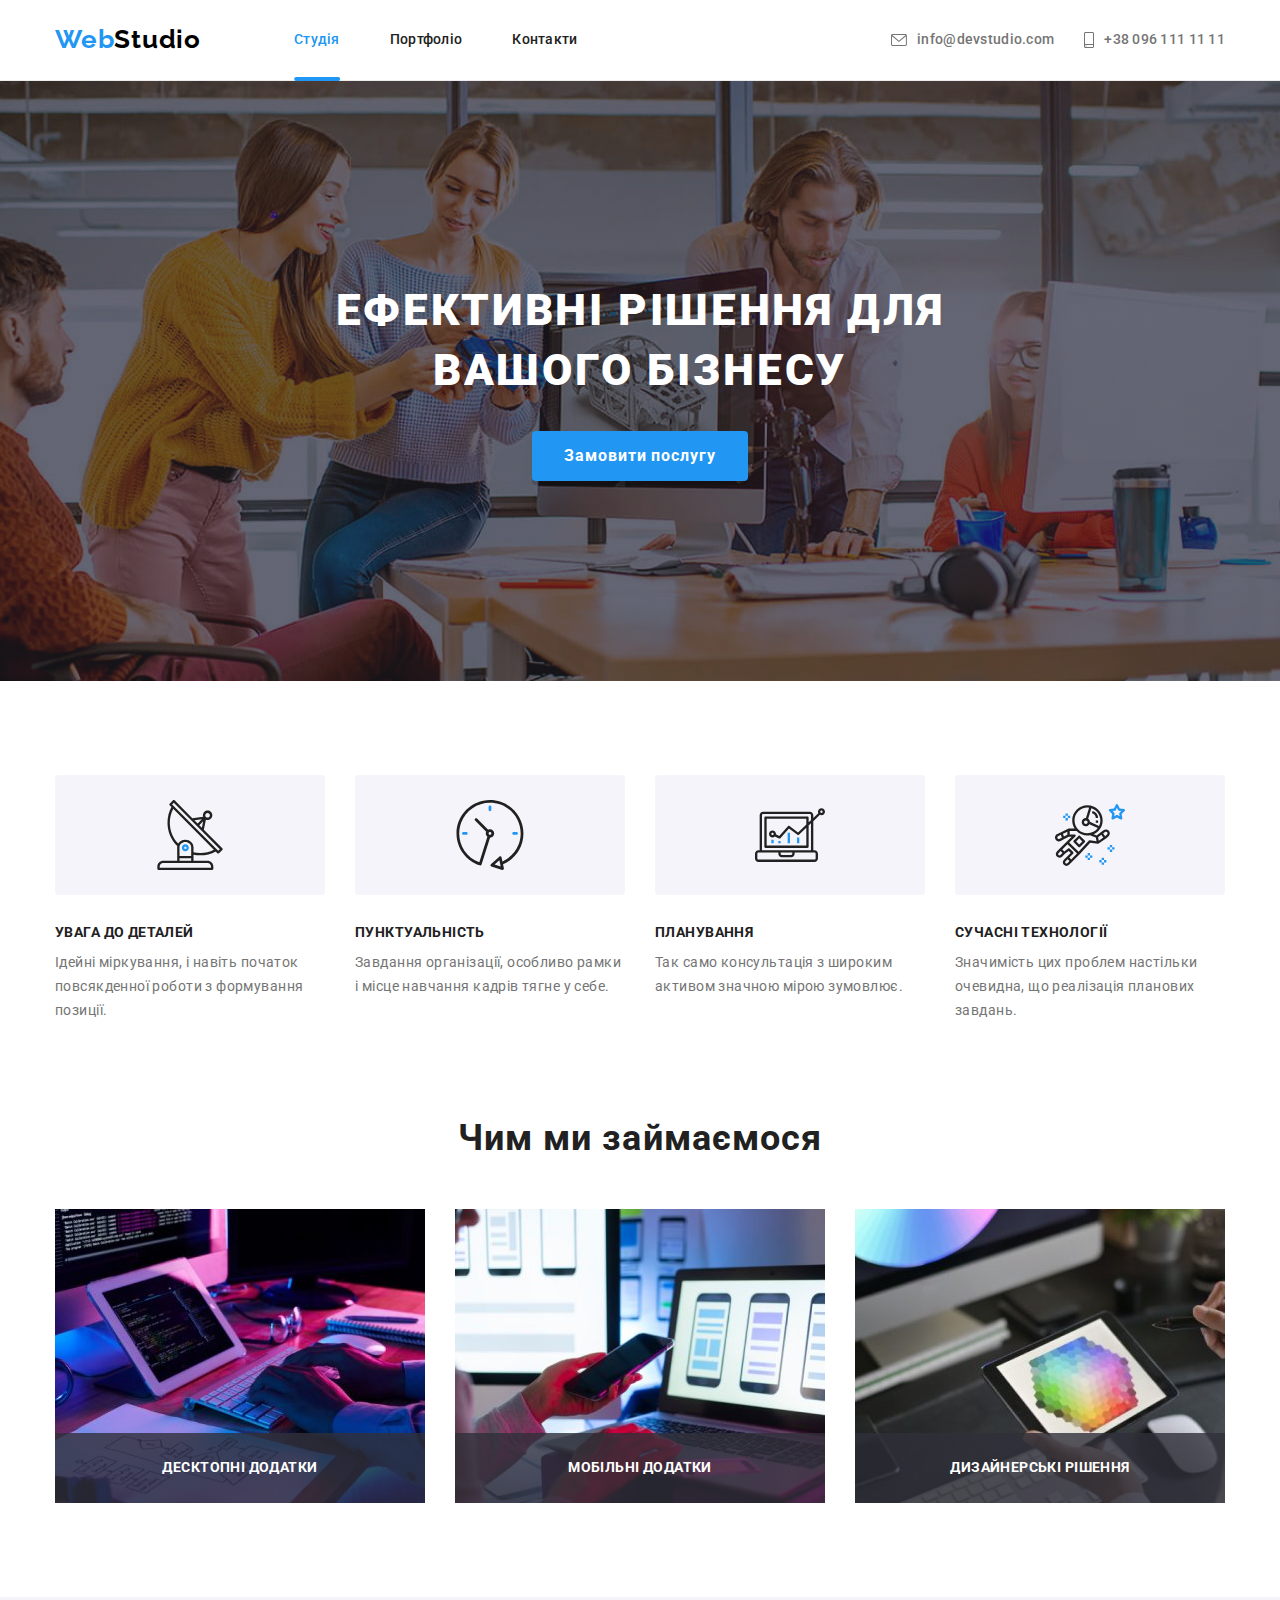
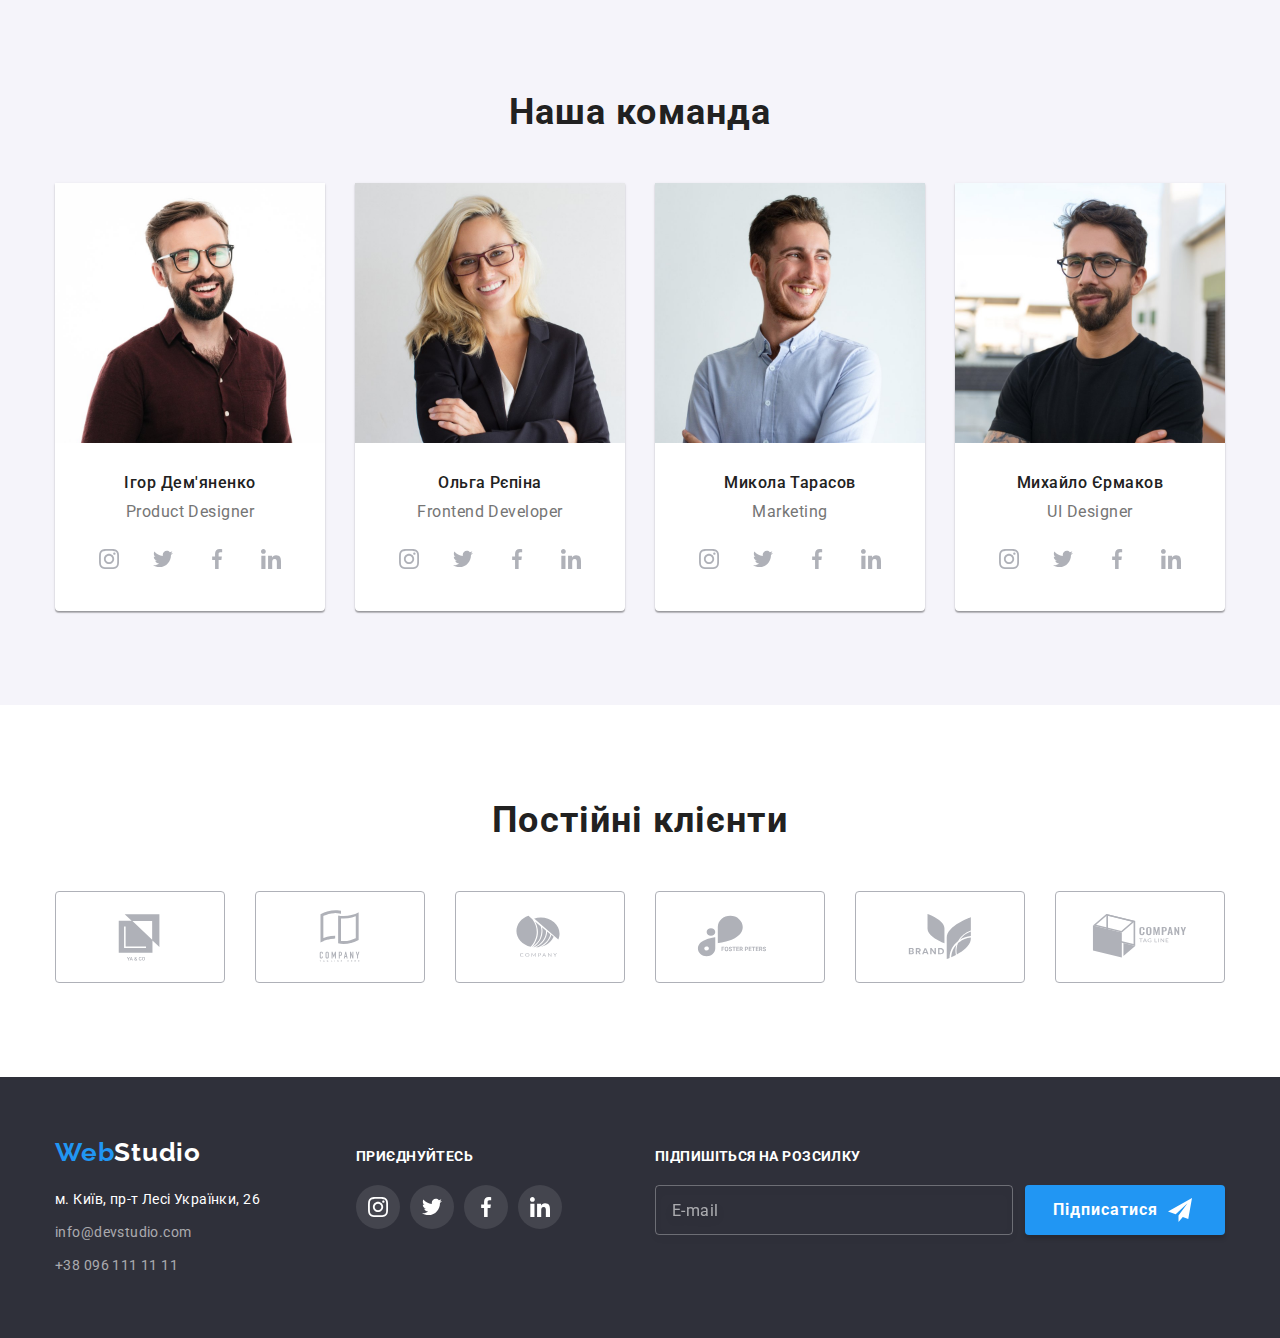
<file: index.html>
<!DOCTYPE html>
<html lang="uk">
<head>
    <meta charset="UTF-8">
    <meta http-equiv="X-UA-Compatible" content="IE=edge">
    <meta name="viewport" content="width=device-width, initial-scale=1.0">
    <title>Студія</title>
    <link rel="preconnect" href="https://fonts.googleapis.com">
    <link rel="preconnect" href="https://fonts.gstatic.com" crossorigin>
    <link href="https://fonts.googleapis.com/css2?family=Raleway:wght@700&family=Roboto:wght@400;500;700;900&display=swap"
        rel="stylesheet">
    <link rel="stylesheet" href="https://cdnjs.cloudflare.com/ajax/libs/modern-normalize/1.1.0/modern-normalize.min.css">
    <link rel="stylesheet" href="./css/styles.css">
</head>

<body>
        <header class="header">
            <div class="container main-nav">
                <nav class="navigation">
                    <a class="logo" href="./index.html">Web<span class="logo-header">Studio</span></a>
                    <ul class="nav-list">
                        <li class="item"><a class="nav-link current" href="./index.html">Студія</a></li>
                        <li class="item"><a class="nav-link" href="./portfolio.html">Портфоліо</a></li>
                        <li class="item"><a class="nav-link" href="#">Контакти</a></li>
                    </ul>
                </nav>
                <ul class="list-header">
                    <li class="item-header">
                        <a class="link-mail" href="mailto:info@devstudio.com">
                            <svg class="icon-mail" width="16" height="12">
                                <use href="./images/symbol-defs.svg#icon-envelope"></use>
                            </svg>
                            info@devstudio.com
                        </a>
                    </li>
                    <li class="item-header">
                        <a class="link-mail" href="tel:+380961111111">
                            <svg class="icon-mail" width="10" height="16">
                                <use href="./images/symbol-defs.svg#icon-smartphone"></use>
                            </svg>
                            +38 096 111 11 11
                        </a>
                    </li>
                </ul>
            </div>
        </header>
    <main>
        <section class="hero-studio">
            <div class="container">
                <div class="hero-main">
                    <h1 class="hero-title">Ефективні рішення для вашого бізнесу</h1>
                    <button class="hero-button" type="button" data-modal-open>Замовити послугу</button>
                </div>                
            </div>            
        </section>
        <section class="section feature">
            <div class="container">
                <!--Прихований заголовок-->
                <h2 class="section-title visually-hidden">Особливості</h2>
                <ul class="list feature">
                    <li class="feature-item">
                        <div class="feature-picture">
                            <svg class="feature-icon" width="70" height="70">
                                <use href="./images/symbol-defs.svg#icon-antenna"></use>
                            </svg>
                        </div>
                        <h3 class="feature-title">Увага до деталей</h3>
                        <p class="feature-text">Ідейні міркування, і навіть початок повсякденної роботи з формування
                            позиції.</p>
                    </li>
                    <li class="feature-item">
                        <div class="feature-picture">
                            <svg class="feature-icon" width="70" height="70">
                                <use href="./images/symbol-defs.svg#icon-clock"></use>
                            </svg>
                        </div>
                        <h3 class="feature-title">Пунктуальність</h3>
                        <p class="feature-text">Завдання організації, особливо рамки і місце навчання кадрів тягне у себе.
                        </p>
                    </li>
                    <li class="feature-item">
                        <div class="feature-picture">
                            <svg class="feature-icon" width="70" height="70">
                                <use href="./images/symbol-defs.svg#icon-diagram"></use>
                            </svg>
                        </div>
                        <h3 class="feature-title">Планування</h3>
                        <p class="feature-text">Так само консультація з широким активом значною мірою зумовлює.</p>
                    </li>
                    <li class="feature-item">
                        <div class="feature-picture">
                            <svg class="feature-icon" width="70" height="70">
                                <use href="./images/symbol-defs.svg#icon-astronaut"></use>
                            </svg>
                        </div>
                        <h3 class="feature-title">Сучасні технології</h3>
                        <p class="feature-text">Значимість цих проблем настільки очевидна, що реалізація планових завдань.
                        </p>
                    </li>
                </ul>
            </div>            
        </section>
        <section class="section works">
            <div class="container">
                <h2 class="section-title works">Чим ми займаємося</h2>
                <ul class="list works">
                    <li class="work-item">
                        <div class="overlay-img">
                            <img class="work-img" src="./images/image1.jpg" alt="долоні друкують на клавіатурі" width="370" height="294">
                            <div class="overlay-box">
                                <p class="overlay-text">
                                    Десктопні додатки
                                </p>
                            </div>
                        </div>
                    </li>
                    <li class="work-item">
                        <div class="overlay-img">
                            <img class="work-img" src="./images/image2.jpg" alt="одна долоня тримає телефон, інша долоня на тачпаді" width="370"
                                height="294">
                            <div class="overlay-box">
                                <p class="overlay-text">
                                    Мобільні додатки
                                </p>
                            </div>
                        </div>
                    </li>
                    <li class="work-item">
                        <div class="overlay-img">
                            <img class="work-img" src="./images/image3.jpg" alt="одна долоня тримає планшет, інша долоня тримає ручку" width="370"
                                height="294">
                            <div class="overlay-box">
                                <p class="overlay-text">
                                    Дизайнерські рішення
                                </p>
                            </div>
                        </div>
                    </li>
                </ul>
            </div>            
        </section>
        <section class="section team">
            <div class="container">
                <h2 class="section-title">Наша команда</h2>
                <ul class="list team">
                    <li class="team-item">
                        <img class="employee-photo" src="./images/photo1.jpg"
                            alt="молодий чоловік в окулярах та у коричневій сорочці посміхається" width="270" height="260">
                        <div class="employee-info">
                            <h3 class="employee-name">Ігор Дем'яненко</h3>
                            <p class="employee-position">Product Designer</p>
                            <ul class="social-list">
                                <li class="social-item">
                                    <a class="social-link" href="">
                                        <svg class="icon-social" width="20" height="20">
                                            <use href="./images/symbol-defs.svg#icon-instagram"></use>
                                        </svg>
                                    </a>
                                </li>
                                <li class="social-item">
                                    <a class="social-link" href="">
                                        <svg class="icon-social" width="20" height="20">
                                            <use href="./images/symbol-defs.svg#icon-twitter"></use>
                                        </svg>
                                    </a>
                                </li>
                                <li class="social-item">
                                    <a class="social-link" href="">
                                        <svg class="icon-social" width="20" height="20">
                                            <use href="./images/symbol-defs.svg#icon-facebook"></use>
                                        </svg>
                                    </a>
                                </li>
                                <li class="social-item">
                                    <a class="social-link" href="">
                                        <svg class="icon-social" width="20" height="20">
                                            <use href="./images/symbol-defs.svg#icon-linkedin"></use>
                                        </svg>
                                    </a>
                                </li>
                            </ul>
                        </div>
                    </li>
                    <li class="team-item">
                        <img class="employee-photo" src="./images/photo2.jpg"
                            alt="молода білявка в окулярах та в чорному жакеті посміхається" width="270" height="260">
                        <div class="employee-info">
                            <h3 class="employee-name">Ольга Рєпіна</h3>
                            <p class="employee-position">Frontend Developer</p>
                            <ul class="social-list">
                                <li class="social-item">
                                    <a class="social-link" href="">
                                        <svg class="icon-social" width="20" height="20">
                                            <use href="./images/symbol-defs.svg#icon-instagram"></use>
                                        </svg>
                                    </a>
                                </li>
                                <li class="social-item">
                                    <a class="social-link" href="">
                                        <svg class="icon-social" width="20" height="20">
                                            <use href="./images/symbol-defs.svg#icon-twitter"></use>
                                        </svg>
                                    </a>
                                </li>
                                <li class="social-item">
                                    <a class="social-link" href="">
                                        <svg class="icon-social" width="20" height="20">
                                            <use href="./images/symbol-defs.svg#icon-facebook"></use>
                                        </svg>
                                    </a>
                                </li>
                                <li class="social-item">
                                    <a class="social-link" href="">
                                        <svg class="icon-social" width="20" height="20">
                                            <use href="./images/symbol-defs.svg#icon-linkedin"></use>
                                        </svg>
                                    </a>
                                </li>
                            </ul>
                        </div>
                    </li>
                    <li class="team-item">
                        <img class="employee-photo" src="./images/photo3.jpg" alt="молодий чоловік у світлій сорочці посміхається"
                            width="270" height="260">
                        <div class="employee-info">
                            <h3 class="employee-name">Микола Тарасов</h3>
                            <p class="employee-position">Marketing</p>
                            <ul class="social-list">
                                <li class="social-item">
                                    <a class="social-link" href="">
                                        <svg class="icon-social" width="20" height="20">
                                            <use href="./images/symbol-defs.svg#icon-instagram"></use>
                                        </svg>
                                    </a>
                                </li>
                                <li class="social-item">
                                    <a class="social-link" href="">
                                        <svg class="icon-social" width="20" height="20">
                                            <use href="./images/symbol-defs.svg#icon-twitter"></use>
                                        </svg>
                                    </a>
                                </li>
                                <li class="social-item">
                                    <a class="social-link" href="">
                                        <svg class="icon-social" width="20" height="20">
                                            <use href="./images/symbol-defs.svg#icon-facebook"></use>
                                        </svg>
                                    </a>
                                </li>
                                <li class="social-item">
                                    <a class="social-link" href="">
                                        <svg class="icon-social" width="20" height="20">
                                            <use href="./images/symbol-defs.svg#icon-linkedin"></use>
                                        </svg>
                                    </a>
                                </li>
                            </ul>
                        </div>
                    </li>
                    <li class="team-item">
                        <img class="employee-photo" src="./images/photo4.jpg"
                            alt="молодий чоловік в окулярах та у чорній футболці посміхається" width="270" height="260">
                        <div class="employee-info">
                            <h3 class="employee-name">Михайло Єрмаков</h3>
                            <p class="employee-position">UI Designer</p>
                            <ul class="social-list">
                                <li class="social-item">
                                    <a class="social-link" href="">
                                        <svg class="icon-social" width="20" height="20">
                                            <use href="./images/symbol-defs.svg#icon-instagram"></use>
                                        </svg>
                                    </a>
                                </li>
                                <li class="social-item">
                                    <a class="social-link" href="">
                                        <svg class="icon-social" width="20" height="20">
                                            <use href="./images/symbol-defs.svg#icon-twitter"></use>
                                        </svg>
                                    </a>
                                </li>
                                <li class="social-item">
                                    <a class="social-link" href="">
                                        <svg class="icon-social" width="20" height="20">
                                            <use href="./images/symbol-defs.svg#icon-facebook"></use>
                                        </svg>
                                    </a>
                                </li>
                                <li class="social-item">
                                    <a class="social-link" href="">
                                        <svg class="icon-social" width="20" height="20">
                                            <use href="./images/symbol-defs.svg#icon-linkedin"></use>
                                        </svg>
                                    </a>
                                </li>
                            </ul>
                        </div>
                    </li>
                </ul>
            </div>            
        </section>
        <section class="section clients">
            <div class="container">
                <h2 class="section-title clients">Постійні клієнти</h2>
                <ul class="client-list">
                    <li class="client-item">
                        <a class="client-link" href="">
                            <svg class="icon-client" width="106" height="60">
                                <use href="./images/symbol-defs.svg#icon-logoclient1"></use>
                            </svg>
                        </a>
                    </li>
                    <li class="client-item">
                        <a class="client-link" href="">
                            <svg class="icon-client" width="106" height="60">
                                <use href="./images/symbol-defs.svg#icon-logoclient2"></use>
                            </svg>
                        </a>
                    </li>
                    <li class="client-item">
                        <a class="client-link" href="">
                            <svg class="icon-client" width="106" height="60">
                                <use href="./images/symbol-defs.svg#icon-logoclient3"></use>
                            </svg>
                        </a>
                    </li>
                    <li class="client-item">
                        <a class="client-link" href="">
                            <svg class="icon-client" width="106" height="60">
                                <use href="./images/symbol-defs.svg#icon-logoclient4"></use>
                            </svg>
                        </a>
                    </li>
                    <li class="client-item">
                        <a class="client-link" href="">
                            <svg class="icon-client" width="106" height="60">
                                <use href="./images/symbol-defs.svg#icon-logoclient5"></use>
                            </svg>
                        </a>
                    </li>
                    <li class="client-item">
                        <a class="client-link" href="">
                            <svg class="icon-client" width="106" height="60">
                                <use href="./images/symbol-defs.svg#icon-logoclient6"></use>
                            </svg>
                        </a>
                    </li>
                </ul>
            </div>
        </section>
    </main>
    <footer class="footer">
        <div class="container">
            <ul class="contacts-list">
                <li class="contacts-item address">
                    <a class="logo" href="./index.html">Web<span class="logo-footer">Studio</span></a>
                    <address>
                        <ul class="list address">
                            <li class="address-item"><a class="address-link map" href="https://goo.gl/maps/bEffphsuhpdSaDkT6"
                                    target="_blank" rel="noreferrer noopener">м. Київ, пр-т Лесі Українки, 26</a></li>
                            <li class="address-item"><a class="address-link contact"
                                    href="mailto:info@devstudio.com">info@devstudio.com</a>
                            </li>
                            <li class="address-item"><a class="address-link contact" href="tel:+380961111111">+38 096 111 11
                                    11</a></li>
                        </ul>
                    </address>
                </li>
                <li class="contacts-item networks">
                    <h3 class="networks-text">Приєднуйтесь</h3>
                    <ul class="social-list">
                        <li class="social-item">
                            <a class="social-link-footer" href="">
                                <svg class="icon-social" width="20" height="20">
                                    <use href="./images/symbol-defs.svg#icon-instagram"></use>
                                </svg>
                            </a>
                        </li>
                        <li class="social-item">
                            <a class="social-link-footer" href="">
                                <svg class="icon-social" width="20" height="20">
                                    <use href="./images/symbol-defs.svg#icon-twitter"></use>
                                </svg>
                            </a>
                        </li>
                        <li class="social-item">
                            <a class="social-link-footer" href="">
                                <svg class="icon-social" width="20" height="20">
                                    <use href="./images/symbol-defs.svg#icon-facebook"></use>
                                </svg>
                            </a>
                        </li>
                        <li class="social-item">
                            <a class="social-link-footer" href="">
                                <svg class="icon-social" width="20" height="20">
                                    <use href="./images/symbol-defs.svg#icon-linkedin"></use>
                                </svg>
                            </a>
                        </li>
                    </ul>
                </li>
                <li class="contacts-item subscription">
                    <form class="subscription-form" autocomplete="off">
                        <label for="user-email" class="subscription-label"> Підпишіться на розсилку </label>
                        <div class="subscription-wrapper">
                            <input type="email" name="email-subscription" id="user-email" class="subscription-input" placeholder="E-mail" required>
                
                            <button type="submit" class="subscription-button">Підписатися
                                <span class="subscription-wrap">
                                    <svg class="subscription-icon" width="24" height="24">
                                        <use href="./images/symbol-defs.svg#icon-send"></use>
                                    </svg>
                                </span>
                            </button>
                        </div>
                    </form>
                </li>
            </ul>
        </div>
    </footer>

    <div class="backdrop is-hidden" data-modal>
        <div class="modal">
            <div class="modal-body">
                <button class="modal-button" type="button" data-modal-close>
                    <svg class="close-button" width="18" height="18">
                        <use href="./images/symbol-defs.svg#icon-close-button"></use>
                    </svg>
                </button>
                <form class="form" autocomplete="off">
                    <p class="form-title">Залиште свої дані, ми вам передзвонимо</p>
                
                    <label for="input-name" class="label">Ім'я</label>
                    <div class="input-wrapper">
                        <input type="text" name="name" id="input-name" class="input" required>
                        <svg class="input-icon" width="18" height="18">
                            <use href="./images/symbol-defs.svg#icon-person-img"></use>
                        </svg>
                    </div>
                
                    <label for="input-tel" class="label">Телефон</label>
                    <div class="input-wrapper">
                        <input type="tel" name="phone" id="input-tel" class="input" required>
                        <svg class="input-icon" width="18" height="18">
                            <use href="./images/symbol-defs.svg#icon-phone-img"></use>
                        </svg>
                    </div>
                
                    <label for="input-email" class="label">Пошта</label>
                    <div class="input-wrapper">
                        <input type="email" name="email" id="input-email" class="input" required>
                        <svg class="input-icon" width="18" height="18">
                            <use href="./images/symbol-defs.svg#icon-email-img"></use>
                        </svg>
                    </div>
                
                    <label for="input-comment" class="label">Коментар</label>
                    <textarea name="comment" id="input-comment" class="input comment" placeholder="Введіть текст"></textarea>
                
                    <label class="checkbox-label">
                        <input type="checkbox" name="checkbox" class="input-checkbox" checked>
                        <span class="checkbox-wrap">
                            <svg class="checkbox-icon" width="11" height="8">
                                <use href="./images/symbol-defs.svg#icon-check"></use>
                            </svg>
                        </span>
                            Погоджуюся з розсилкою та приймаю
                            <a href="#" class="checkbox-link" target="_blank"><span class="checkbox-span">Умови договору</span></a>
                    </label>
            
                    <button type="submit" class="form-button">Відправити</button>
                
                </form>
            </div>
        </div>
    </div>

    <script src="./js/modal.js"></script>
</body>

</html>
</file>
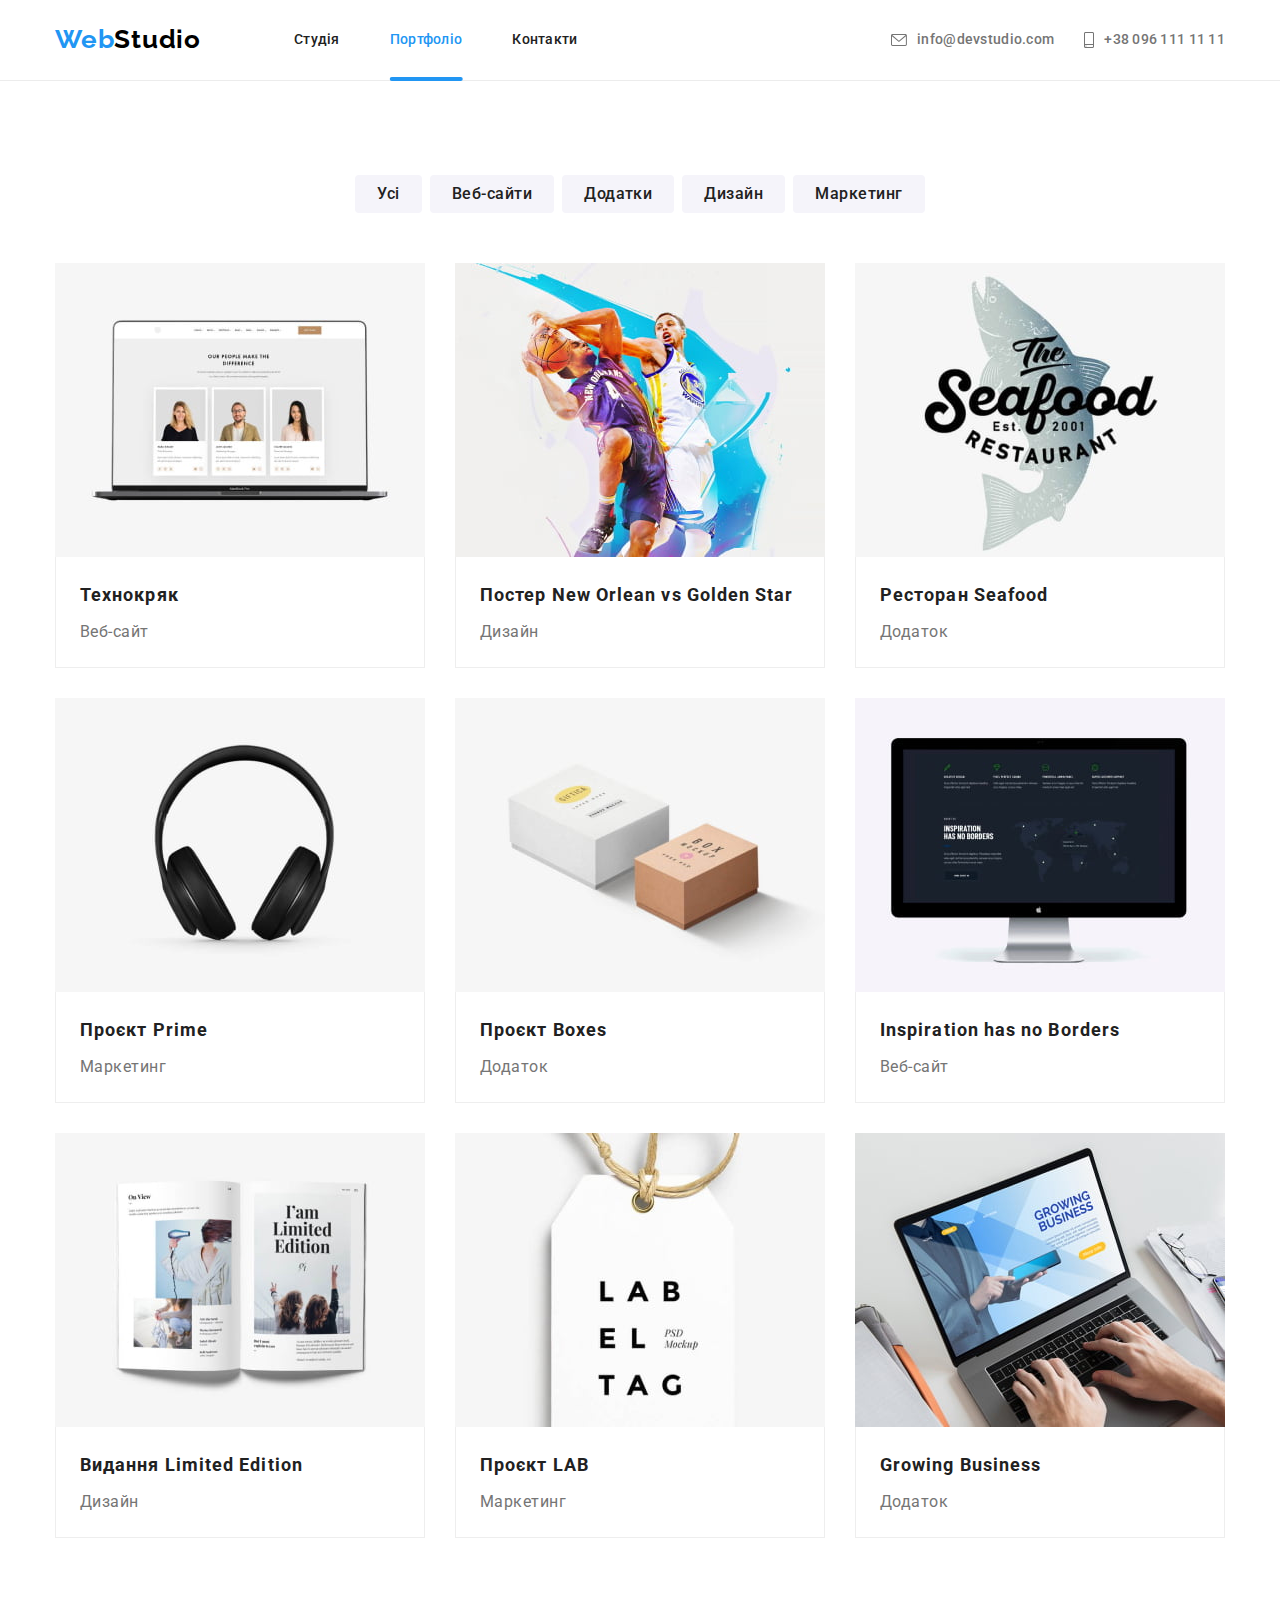
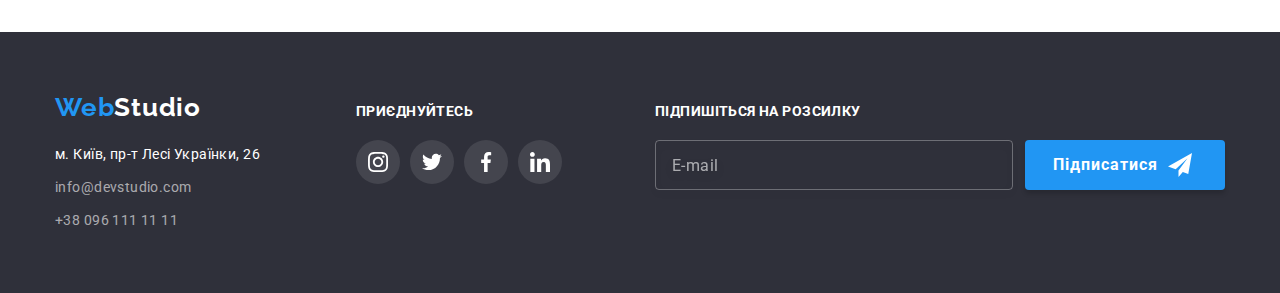
<file: portfolio.html>
<!DOCTYPE html>
<html lang="uk">
<head>
    <meta charset="UTF-8">
    <meta http-equiv="X-UA-Compatible" content="IE=edge">
    <meta name="viewport" content="width=device-width, initial-scale=1.0">
    <title>Портфоліо</title>
    <link rel="preconnect" href="https://fonts.googleapis.com">
    <link rel="preconnect" href="https://fonts.gstatic.com" crossorigin>
    <link href="https://fonts.googleapis.com/css2?family=Raleway:wght@700&family=Roboto:wght@400;500;700;900&display=swap"
        rel="stylesheet">
    <link rel="stylesheet" href="https://cdnjs.cloudflare.com/ajax/libs/modern-normalize/1.1.0/modern-normalize.min.css">
    <link rel="stylesheet" href="./css/styles.css">
</head>

<body>
        <header class="header">
            <div class="container main-nav">
                <nav class="navigation">
                    <a class="logo" href="./index.html">Web<span class="logo-header">Studio</span></a>
                    <ul class="nav-list">
                        <li class="item"><a class="nav-link" href="./index.html">Студія</a></li>
                        <li class="item"><a class="nav-link current" href="./portfolio.html">Портфоліо</a></li>
                        <li class="item"><a class="nav-link" href="#">Контакти</a></li>
                    </ul>
                </nav>
                <ul class="list-header">
                    <li class="item-header">
                        <a class="link-mail" href="mailto:info@devstudio.com">
                            <svg class="icon-mail" width="16" height="12">
                                <use href="./images/symbol-defs.svg#icon-envelope"></use>
                            </svg>
                            info@devstudio.com
                        </a>
                    </li>
                    <li class="item-header">
                        <a class="link-mail" href="tel:+380961111111">
                            <svg class="icon-mail" width="10" height="16">
                                <use href="./images/symbol-defs.svg#icon-smartphone"></use>
                            </svg>
                            +38 096 111 11 11
                        </a>
                    </li>
                </ul>
            </div>
        </header>
    <main>
        <section class="section work">
            <div class="container">
                <!--Прихований заголовок-->
                <h1 class="work-portfolio visually-hidden">Наші роботи</h1>
                <ul class="filter-item">
                    <li class="filter-work"><button class="filter-button" type="button">Усі</button></li>
                    <li class="filter-work"><button class="filter-button" type="button">Веб-сайти</button></li>
                    <li class="filter-work"><button class="filter-button" type="button">Додатки</button></li>
                    <li class="filter-work"><button class="filter-button" type="button">Дизайн</button></li>
                    <li class="filter-work"><button class="filter-button" type="button">Маркетинг</button></li>
                </ul>
                <ul class="list examples">
                    <li class="example-item">
                        <a class="example-card" href="#">
                            <div class="example-img">
                                <img class="work-examples" src="./images/project1.jpg" alt="На екрані ноутбука демонструються три фото співробітників"
                                    width="370" height="294">
                                <div class="example-overlay">
                                    <p class="example-text">Ресурс пропонує комплексні пропозиції з різним рівнем функціоналу та сервісів. Все це
                                        дозволить відвідувачу отримати вичерпні відомості про компанію чи приватну особу.</p>
                                </div>
                            </div>
                            <div class="example-wrap">
                                <h2 class="work-title">Технокряк</h2>
                                <p class="work-description">Веб-сайт</p>
                            </div>
                        </a>            
                    </li>
                    <li class="example-item">
                        <a class="example-card" href="#">
                            <div class="example-img">
                                <img class="work-examples" src="./images/project2.jpg"
                                    alt="Два баскетболісти у прижку. Один у фіолетовій формі, інший - у білій" width="370" height="294">
                                <div class="example-overlay">
                                    <p class="example-text">Ресурс пропонує комплексні пропозиції з різним рівнем функціоналу та сервісів. Все це
                                        дозволить відвідувачу отримати вичерпні відомості про компанію чи приватну особу.</p>
                                </div>
                            </div>
                            <div class="example-wrap">
                                <h2 class="work-title">Постер New Orlean vs Golden Star</h2>
                                <p class="work-description">Дизайн</p>
                            </div>
                        </a>
                    </li>
                    <li class="example-item">
                        <a class="example-card" href="#">
                            <div class="example-img">
                                <img class="work-examples" src="./images/project3.jpg"
                                    alt="На фоні вертикальнонамальованої риби є напис Ресторан морепродуктів" width="370" height="294">
                                <div class="example-overlay">
                                    <p class="example-text">Ресурс пропонує комплексні пропозиції з різним рівнем функціоналу та сервісів. Все це
                                        дозволить відвідувачу отримати вичерпні відомості про компанію чи приватну особу.</p>
                                </div>
                            </div>
                            <div class="example-wrap">
                                <h2 class="work-title">Ресторан Seafood</h2>
                                <p class="work-description">Додаток</p>
                            </div>
                        </a>
                    </li>
                    <li class="example-item">
                        <a class="example-card" href="#">
                            <div class="example-img">
                                <img class="work-examples" src="./images/project4.jpg" alt="Чорні бездротові накладні навушники" width="370"
                                    height="294">
                                <div class="example-overlay">
                                    <p class="example-text">Ресурс пропонує комплексні пропозиції з різним рівнем функціоналу та сервісів. Все це
                                        дозволить відвідувачу отримати вичерпні відомості про компанію чи приватну особу.</p>
                                </div>
                            </div>
                            <div class="example-wrap">
                                <h2 class="work-title">Проєкт Prime</h2>
                                <p class="work-description">Маркетинг</p>
                            </div>
                        </a>
                    </li>
                    <li class="example-item">
                        <a class="example-card" href="#">
                            <div class="example-img">
                                <img class="work-examples" src="./images/project5.jpg" alt="Дві коробочки. Більша білого кольору, менша - коричневого"
                                    width="370" height="294">
                                <div class="example-overlay">
                                    <p class="example-text">Ресурс пропонує комплексні пропозиції з різним рівнем функціоналу та сервісів. Все це
                                        дозволить відвідувачу отримати вичерпні відомості про компанію чи приватну особу.</p>
                                </div>
                            </div>
                            <div class="example-wrap">
                                <h2 class="work-title">Проєкт Boxes</h2>
                                <p class="work-description">Додаток</p>
                            </div>
                        </a>
                    </li>
                    <li class="example-item">
                        <a class="example-card" href="#">
                            <div class="example-img">
                                <img class="work-examples" src="./images/project6.jpg" alt="Білий напис на чорному екрані моноблока iMac" width="370"
                                    height="294">
                                <div class="example-overlay">
                                    <p class="example-text">Ресурс пропонує комплексні пропозиції з різним рівнем функціоналу та сервісів. Все це
                                        дозволить відвідувачу отримати вичерпні відомості про компанію чи приватну особу.</p>
                                </div>
                            </div>
                            <div class="example-wrap">
                                <h2 class="work-title">Inspiration has no Borders</h2>
                                <p class="work-description">Веб-сайт</p>
                            </div>                            
                        </a>
                    </li>
                    <li class="example-item">
                        <a class="example-card" href="#">
                            <div class="example-img">
                                <img class="work-examples" src="./images/project7.jpg" alt="Розгорнута книга з ілюстраціями життя жінок" width="370"
                                    height="294">
                                <div class="example-overlay">
                                    <p class="example-text">Ресурс пропонує комплексні пропозиції з різним рівнем функціоналу та сервісів. Все це
                                        дозволить відвідувачу отримати вичерпні відомості про компанію чи приватну особу.</p>
                                </div>
                            </div>
                            <div class="example-wrap">
                                <h2 class="work-title">Видання Limited Edition</h2>
                                <p class="work-description">Дизайн</p>
                            </div>                            
                        </a>
                    </li>
                    <li class="example-item">
                        <a class="example-card" href="#">
                            <div class="example-img">
                                <img class="work-examples" src="./images/project8.jpg" alt="Бірка-етикетка на канатику" width="370" height="294">
                                <div class="example-overlay">
                                    <p class="example-text">Ресурс пропонує комплексні пропозиції з різним рівнем функціоналу та сервісів. Все це
                                        дозволить відвідувачу отримати вичерпні відомості про компанію чи приватну особу.</p>
                                </div>
                            </div>
                            <div class="example-wrap">
                                <h2 class="work-title">Проєкт LAB</h2>
                                <p class="work-description">Маркетинг</p>
                            </div>                            
                        </a>
                    </li>
                    <li class="example-item">
                        <a class="example-card" href="#" target="_blank">
                            <div class="example-img">
                                <img class="work-examples" src="./images/project9.jpg" alt="Кисті рук друкують на клавіатурі ноутбука" width="370"
                                    height="294">
                                <div class="example-overlay">
                                    <p class="example-text">Ресурс пропонує комплексні пропозиції з різним рівнем функціоналу та сервісів. Все це
                                        дозволить відвідувачу отримати вичерпні відомості про компанію чи приватну особу.</p>
                                </div>
                            </div>
                            <div class="example-wrap">
                                <h2 class="work-title">Growing Business</h2>
                                <p class="work-description">Додаток</p>
                            </div>                            
                        </a>
                    </li>
                </ul>
            </div>            
        </section>
    </main>
    <footer class="footer">
        <div class="container">
            <ul class="contacts-list">
                <li class="contacts-item address">
                    <a class="logo" href="./index.html">Web<span class="logo-footer">Studio</span></a>
                    <address>
                        <ul class="list address">
                            <li class="address-item"><a class="address-link map"
                                    href="https://goo.gl/maps/bEffphsuhpdSaDkT6" target="_blank"
                                    rel="noreferrer noopener">м. Київ, пр-т Лесі Українки, 26</a></li>
                            <li class="address-item"><a class="address-link contact"
                                    href="mailto:info@devstudio.com">info@devstudio.com</a>
                            </li>
                            <li class="address-item"><a class="address-link contact" href="tel:+380961111111">+38 096 111 11
                                    11</a></li>
                        </ul>
                    </address>
                </li>
                <li class="contacts-item networks">
                    <h3 class="networks-text">Приєднуйтесь</h3>
                    <ul class="social-list">
                        <li class="social-item">
                            <a class="social-link-footer" href="">
                                <svg class="icon-social" width="20" height="20">
                                    <use href="./images/symbol-defs.svg#icon-instagram"></use>
                                </svg>
                            </a>
                        </li>
                        <li class="social-item">
                            <a class="social-link-footer" href="">
                                <svg class="icon-social" width="20" height="20">
                                    <use href="./images/symbol-defs.svg#icon-twitter"></use>
                                </svg>
                            </a>
                        </li>
                        <li class="social-item">
                            <a class="social-link-footer" href="">
                                <svg class="icon-social" width="20" height="20">
                                    <use href="./images/symbol-defs.svg#icon-facebook"></use>
                                </svg>
                            </a>
                        </li>
                        <li class="social-item">
                            <a class="social-link-footer" href="">
                                <svg class="icon-social" width="20" height="20">
                                    <use href="./images/symbol-defs.svg#icon-linkedin"></use>
                                </svg>
                            </a>
                        </li>
                    </ul>
                </li>
                <li class="contacts-item subscription">
                    <form class="subscription-form" autocomplete="off">
                        <label for="user-email" class="subscription-label"> Підпишіться на розсилку </label>
                        <div class="subscription-wrapper">
                            <input type="email" name="email-subscription" id="user-email" class="subscription-input"
                                placeholder="E-mail" required>
    
                            <button type="submit" class="subscription-button">Підписатися
                                <span class="subscription-wrap">
                                    <svg class="subscription-icon" width="24" height="24">
                                        <use href="./images/symbol-defs.svg#icon-send"></use>
                                    </svg>
                                </span>
                            </button>
                        </div>
                    </form>
                </li>
            </ul>
        </div>
    </footer>
</body>

</html>
</file>
<file: css/styles.css>
/* колір основного тексту #212121 */
/* колір другорядного тексту #757575 */
/* акцент тексту #2196F3 */
/* білий #FFFFFF */
/* додатковий чорний колір тексту #000000 */

/* колір основного фону #FFFFFF */
/* колір другорядного фону #2F303A */
/* колір додаткового фону #F5F5F5 */

/* колір фону кнопки #F5F4FA */


:root {
/* Fonts */
    --main-font: Roboto, sans-serif;
    --second-font: Raleway, sans-serif;

/* Colors */
    --primary-text-color: #212121;
    --secondary-text-color: #757575;
    --accent-color: #2196F3;
    --additional-text-color: #000000;

/* Background color */
    --primary-background-color: #FFFFFF;
    --secondary-background-color: #2F303A;
    --additional-background-color: #F5F5F5;
    --button-background-color: #F5F4FA;
}

body,
h1,
h2,
h3,
h4,
h5,
h6,
p,
ul,
li {
    margin: 0;
    padding: 0;
}


ul {
    list-style: none;
}

a {
    text-decoration: none;
    color: inherit;
}

address {
    font-style: normal;
}

button {
    font-family: inherit;
    padding: 0;
    margin: 0;
}

img {
    display: block;
    max-width: 100%;
    height: auto;
}

/* формула для приховання заголовків */
.visually-hidden {
    position: absolute;
    white-space: nowrap;
    width: 1px;
    height: 1px;
    overflow: hidden;
    border: 0;
    padding: 0;
    clip: rect(0 0 0 0);
    clip-path: inset(50%);
    margin: -1px;
}

body {
    background-color: var(--primary-background-color);
    font-family: var(--main-font);
    color: var(--primary-text-color);
}

.container {
    max-width: 1200px;
    width: 100%;
    margin-right: auto;
    margin-left: auto;
    padding-right: 15px;
    padding-left: 15px;
}

.section {
    padding-top: 94px;
    padding-bottom: 94px;
}


/* Стилізація макету СТУДІЯ */

/* Стилізація Header */
.header {
    border-bottom: 1px solid #ECECEC;
}

.container.main-nav {
    display: flex;
    align-items: center;    
}

.navigation {
    display: flex;
    align-items: center;
}

/* Стилізація логотипу */
.logo {
    color: var(--accent-color);
    font-family: var(--second-font);
    font-weight: 700;
    font-size: 26px;
    line-height: 1.19;
    letter-spacing: 0.03em;
}

.logo-header {
    color: var(--additional-text-color);
}

.navigation .logo {
    margin-right: 93px;
    padding-top: 24px;
    padding-bottom: 25px;
}

/* Стилізація навігації */
.nav-list {
    display: flex;
    align-items: center;
}

.nav-list .item:not(:last-child) {
    margin-right: 50px;
}

.nav-link {
    position: relative;

    display: block;
    padding-top: 32px;
    padding-bottom: 32px;

    color: var(--primary-text-color);
    font-weight: 500;
    font-size: 14px;
    line-height: 1.14;
    letter-spacing: 0.02em;

    transition: color 250ms cubic-bezier(0.4, 0, 0.2, 1);
}

.nav-link.current,
.nav-link:hover,
.nav-link:focus {
    color: var(--accent-color);
}

.nav-link::after {
    content: "";
    position: absolute;
    bottom: -1px;
    left: 50%;
    transform: translate(-50%);
    display: block;

    color: var(--primary-text-color);
    width: 0;
    height: 4px;
    background-color: var(--accent-color);
    border-radius: 2px;

    transition: width 250ms cubic-bezier(0.4, 0, 0.2, 1);
}

.nav-link.current::after,
.nav-link:hover::after,
.nav-link:focus::after {
    width: 100%;
}


/* Стилізація контактів */
.list-header {
    display: flex;
    margin-left: auto;
}

/* .list-header .item + .item {
    margin-left: 50px;
} */

.list-header .item-header:not(:last-child) {
    margin-right: 30px;
}

.item-header {
    display: flex;
    justify-content: center;
    align-items: center;
}

.link-mail {
    display: flex;
    justify-content: center;
    align-items: center;
    padding-top: 32px;
    padding-bottom: 32px;
    font-weight: 500;
    font-size: 14px;
    line-height: 1.14;
    letter-spacing: 0.02em;
    color: var(--secondary-text-color);

    transition: color 250ms cubic-bezier(0.4, 0, 0.2, 1);
}

.icon-mail {
    fill: currentColor;
    margin-right: 10px;
}


.link-mail:hover,
.link-mail:focus {
    color: var(--accent-color);
}


/* Стилізація Hero */
.hero-studio {
    max-width: 1600px;
    margin-right: auto;
    margin-left: auto;
    padding: 200px 0;
    background-image: linear-gradient(
        rgba(47, 48, 58, 0.4), 
        rgba(47, 48, 58, 0.4)
    ),
    url("../images/background.jpg");
    background-color: var(--secondary-background-color);
    background-repeat: no-repeat;
    background-size: cover;
    background-position: center;
}
.hero-main {
    margin: auto;
    text-align: center;
    width: 696px;
} 
.hero-title {
    color: var(--primary-background-color);
    font-weight: 900;
    font-size: 44px;
    line-height: 1.36;
    text-align: center;
    letter-spacing: 0.06em;
    text-transform: uppercase;
    margin-bottom: 30px;
}

.hero-button {
    display: inline-block;
    padding: 10px 32px;
    background-color: var(--accent-color);
    color: var(--primary-background-color);
    font-weight: 700;
    font-size: 16px;
    line-height: 1.88;
    text-align: center;
    letter-spacing: 0.06em;
    min-width: 216px;
    border: none;
    border-radius: 4px;
    box-shadow: 0px 4px rgba(0, 0, 0, 0.15);
    cursor: pointer;  

    transition: background-color 250ms cubic-bezier(0.4, 0, 0.2, 1);
}

.hero-button:hover,
.hero-button:focus {
    background-color: #188CE8;
}


/* Стилізація секцій */
.section-title {
    color: var(--primary-text-color);
    font-weight: 700;
    font-size: 36px;
    line-height: 1.17;
    text-align: center;
    letter-spacing: 0.03em;
    margin-bottom: 50px;
}

/* Стилізація секції "Особливості" */

.list.feature {
    display: flex;
    align-items: flex-start;
    justify-content: center;
}

.feature-item {
    display: block;
    max-width: 270px;
}

.feature-picture {
    margin-bottom: 30px;
    height: 120px;
    background-color: #F5F4FA;
    border-radius: 4px;
    display: flex;
    justify-content: center;
    align-items: center;
}

.feature-title {
    color: var(--primary-text-color);
    font-weight: 700;
    font-size: 14px;
    line-height: 1.14;
    letter-spacing: 0.03em;
    text-transform: uppercase;
    margin-bottom: 10px;
}

.feature-text {
    color: var(--secondary-text-color);
    font-size: 14px;
    line-height: 1.71;
    letter-spacing: 0.03em;
}

.feature-item:not(:last-child) {
    margin-right: 30px;
}

/* Стилізація секції "Чим ми займаємося" */
.section.works {
    padding-top: 0;
}

.section-title.works {
    margin-bottom: 50px;
}

.list.works {
    display: flex;
    align-items: center;
}

.work-item:not(:last-child) {
    margin-right: 30px;
}

.work-item {
    display: block;    
}

.overlay-img {
    position: relative;
    
    display: block;

}

.overlay-box {
    position: absolute;
    bottom: 0;
    left: 0;
    width: 100%;
    height: 70px;
    padding-top: 27px;
    padding-bottom: 27px;

    background-color: rgba(47, 48, 58, 0.8);

}

.overlay-text {
    margin-left: auto;
    margin-right: auto;
    font-weight: 700;
    font-size: 14px;
    line-height: 1.14;
    text-align: center;
    letter-spacing: 0.03em;
    text-transform: uppercase;

    color: #FFFFFF;
}


/* Стилізація секції "Наша команда" */
.team {
    background-color: var(--button-background-color);
}

.list.team {
    display: flex;
}

.team-item {
    background-color: var(--primary-background-color);
    border-radius: 0px 0px 4px 4px;
    box-shadow: 0px 2px 1px rgba(0, 0, 0, 0.2),
                0px 1px 1px rgba(0, 0, 0, 0.14),
                0px 1px 3px rgba(0, 0, 0, 0.12);
}

.team-item:not(:last-child) {
    margin-right: 30px;
}

.employee-info {
    display: block;
    padding-top: 30px;
    padding-bottom: 30px;
}

.employee-name {
    color: var(--primary-text-color);
    font-weight: 500;
    font-size: 16px;
    line-height: 1.19;
    text-align: center;
    letter-spacing: 0.03em;
    margin-bottom: 10px;
}

.employee-position {
    color: var(--secondary-text-color);
    font-size: 16px;
    line-height: 1.19;
    text-align: center;
    letter-spacing: 0.03em;
    margin-bottom: 16px;
}

.social-list {
    display: flex;
    align-items: center;
    justify-content: center;
}

.social-item:not(:last-child) {
    margin-right: 10px;
}

.social-link {
    display: flex;
    justify-content: center;
    align-items: center;
    width: 44px;
    height: 44px;
    border-radius: 50%;
    color: #AFB1B8; 
    
    transition: color 250ms cubic-bezier(0.4, 0, 0.2, 1),
                background-color 250ms cubic-bezier(0.4, 0, 0.2, 1);
}

.icon-social {
    fill: currentColor;
}

.social-link:hover,
.social-link:focus {
    background-color: var(--accent-color);
    color: var(--primary-background-color);
}


/* Стилізація секції "Постійні клієнти" */
.client-list {
    display: flex;
    gap: 30px;
    justify-content: center;
    align-items: flex-start;    
}

.client-item {
    flex-basis: calc((100% - 30px * 5) / 6);
}

.client-link {
    display: flex;
    justify-content: center;
    align-items: center;
    height: 92px;
    color: #AFB1B8;
    border: 1px solid #AFB1B8;
    border-radius: 4px;

    transition: color 250ms cubic-bezier(0.4, 0, 0.2, 1);
}

.icon-client {
    fill: currentColor;
}

.client-link:hover,
.client-link:focus {
    color: var(--accent-color);
    border-color: var(--accent-color);
}



/* Стилізація Footer */
.footer {
    background-color:var(--secondary-background-color);
}

/* Стилізація контактної інформації */
.contacts-list {
    display: flex;
    justify-content: flex-start;
    align-items: baseline;
    padding-top: 60px;
    padding-bottom: 60px;
}

.contacts-item {
    display: block;
}

/* .contacts-item:not(:last-child) {
    margin-right: 70px;
} */

.contacts-item.address {
    width: 231px;
    margin-right: 70px;
}

.contacts-item .logo {
    display: block;
    margin-bottom: 20px;
}

.logo-footer {
    color: var(--primary-background-color);
}

.address-item:not(:last-child) {
    margin-bottom: 9px;
}

.address-link {
    font-size: 14px;
    line-height: 1.71;
    letter-spacing: 0.03em;

    transition: color 250ms cubic-bezier(0.4, 0, 0.2, 1);
}

.address-link:hover,
.address-link:focus {
    color: var(--accent-color);
}

.map {
    color: var(--primary-background-color);
}

.contact {
    color: rgba(255, 255, 255, 0.6);
}

/* Стилізація блоку соціальних мереж */
.contacts-item.networks {
    display: block;
    margin-right: 93px;
}

.networks-text {
    color: var(--primary-background-color);
    font-weight: 700;
    font-size: 14px;
    line-height: 1.14;
    letter-spacing: 0.03em;
    text-transform: uppercase;
    margin-bottom: 20px;
    }

.social-link-footer {
    display: flex;
    justify-content: center;
    align-items: center;
    width: 44px;
    height: 44px;
    border-radius: 50%;
    color: var(--primary-background-color);
    background-color: rgba(255, 255, 255, 0.1);

    transition: background-color 250ms cubic-bezier(0.4, 0, 0.2, 1);
}

.icon-social {
    fill: currentColor;
}

.social-link-footer:hover,
.social-link-footer:focus {
    background-color: var(--accent-color);
}

/* Стилізація блоку підписки */


.subscription-form {
    display: block;
    width: 570px;
}

.subscription-label {
    font-weight: 700;
    font-size: 14px;
    line-height: 1.14;
    letter-spacing: 0.03em;
    text-transform: uppercase;

    color: var(--primary-background-color);
}

.subscription-wrapper {
    display: flex;
    padding-top: 20px;
}

.subscription-input {
    width: 358px;
    height: 50px;

    border: 1px solid rgba(255, 255, 255, 0.3);
    filter: drop-shadow(0px 4px 4px rgba(0, 0, 0, 0.15));
    border-radius: 4px;
    color: var(--primary-background-color);
    background-color: transparent;
    padding: 15px 16px;
    margin-right: 12px;
}

.subscription-input::placeholder {
    display: block;
    font-weight: 400;
    font-size: 16px;
    line-height: 1.25;

    letter-spacing: 0.03em;

    color: rgba(255, 255, 255, 0.6);
}

.subscription-button {
    display: flex;
    align-items: center;
    text-align: center;
    padding: 13px 28px;
    
    width: 200px;
    height: 50px;
    background-color: var(--accent-color);
    transition: background-color 250ms cubic-bezier(0.4, 0, 0.2, 1);
    box-shadow: 0px 4px 4px rgba(0, 0, 0, 0.15);
    border-radius: 4px;
    border: none;

    font-weight: 700;
    font-size: 16px;
    line-height: 1.88;
    letter-spacing: 0.06em;

    color: var(--primary-background-color);

    cursor: pointer;
}

.subscription-button:hover,
.subscription-button:focus {
    background-color: #188CE8;
}


.subscription-wrap {
    display: flex;
    align-items: center;
    text-align: center;
    margin-left: 10px;
}


/* Стилізація бекдропу */

.backdrop {
    position: fixed;
    top: 0;
    left: 0;
    right: 0;
    bottom: 0;
    overflow-x: hidden;
    overflow-y: auto;
    z-index: 100;
    width: 100%;
    height: 100%;
    background-color: rgba(0, 0, 0, 0.2);
    transition: visibility 250ms cubic-bezier(0.4, 0, 0.2, 1),
                opacity 250ms cubic-bezier(0.4, 0, 0.2, 1);
}

.backdrop.is-hidden {
    visibility: hidden;
    opacity: 0;
    pointer-events: none;
}

.modal {
    min-height: 100vh;
    display: flex;
    justify-content: center;
    align-items: center;
    position: sticky;
    width: 100%;
}

.modal-body {
    position: relative;
    width: 528px;
    padding: 40px;
    background-color: var(--primary-background-color);
    box-shadow: 0px 1px 3px rgba(0, 0, 0, 0.12), 
                0px 1px 1px rgba(0, 0, 0, 0.14), 
                0px 2px 1px rgba(0, 0, 0, 0.2);
    border-radius: 4px;
}

.modal-button {
    display: flex;
    justify-content: center;
    align-items: center;
    
    position: absolute;
    top: 8px;
    right: 8px;

    width: 30px;
    height: 30px;
    border-radius: 50%;
    background-color: var(--primary-background-color);
    border: 1px solid rgba(0, 0, 0, 0.1);
    outline: none;

    cursor: pointer;
}

.close-button {
    transition: fill 250ms cubic-bezier(0.4, 0, 0.2, 1);
}

.modal-button:hover .close-button,
.modal-button:focus .close-button {
    fill: var(--accent-color);
}


/* Стилізація ФОРМИ */

.form-title {
    font-weight: 700;
    font-size: 20px;
    line-height: 1.15;
    text-align: center;
    letter-spacing: 0.03em;
    margin-bottom: 12px;

    color: var(--primary-text-color);
}

.label {
    display: flex;
    flex-direction: column;
    padding-bottom: 4px;
    font-weight: 400;
    font-size: 12px;
    line-height: 1.17;
    letter-spacing: 0.01em;

    color: var(--secondary-text-color);
}

.input-wrapper {
    position: relative;
    margin-bottom: 10px;
}

.input-icon {
    position: absolute;
    left: 12px;
    top: 50%;
    transform: translateY(-50%);
}

.input {
    width: 100%;
    height: 40px;
    padding-left: 42px;

    font-weight: 400;
    font-size: 12px;
    line-height: 1.17;
    letter-spacing: 0.01em;

    color: var(--secondary-text-color);

    outline: none;
    border: 1px solid rgba(33, 33, 33, 0.2);
    border-radius: 4px;
    transition: border-color 250ms cubic-bezier(0.4, 0, 0.2, 1);
}

.input:focus {
    border-color: var(--accent-color);
}

.input-icon {
    transition: fill 250ms cubic-bezier(0.4, 0, 0.2, 1);
}

.input:focus + .input-icon {
    fill: var(--accent-color);
}

.input.comment {
    height: 120px;
    padding: 12px 16px;
    margin-bottom: 20px;

    resize: none;
}

.comment::placeholder {
    color: rgba(117, 117, 117, 0.5);
}

.checkbox-label {
    position: relative;
    display: flex;
    justify-content: center;
    align-items: center;
    color: var(--secondary-text-color);
    margin-bottom: 30px;
}

.checkbox-wrap {
    display: flex;
    justify-content: center;
    align-items: center;
    width: 16px;
    height: 15px;
    border: 2px solid var(--primary-text-color);
    border-radius: 2px;
    margin-right: 8px;
    background-color: var(--primary-background-color);
    transition: background-color 250ms cubic-bezier(0.4, 0, 0.2, 1),
                border-color 250ms cubic-bezier(0.4, 0, 0.2, 1);
    }

.checkbox-icon {
    opacity: 0;
    transition: opacity 250ms cubic-bezier(0.4, 0, 0.2, 1);
}

.input-checkbox {
    position: absolute;
    top: 0;
    left: 100%;
    width: 0;
    height: 0;
    margin: 0;
    padding: 0;
    border: 0;
    opacity: 0;
}

.input-checkbox:checked + .checkbox-wrap {
    background-color: var(--accent-color);
    border-color: var(--accent-color);
}

.input-checkbox:focus + .checkbox-wrap {
    border-color: var(--accent-color);
}

.input-checkbox:checked:focus+.checkbox-wrap {
    border-color: var(--secondary-background-color);
}

.input-checkbox:checked + .checkbox-wrap .checkbox-icon {
    opacity: 1;
}

.checkbox-link {
    position: relative;
    display: block;
    color: var(--accent-color);
}

.checkbox-link::after {
    content: "";
    position: absolute;
    bottom: 1px;
    left: 0;
    display: block;
    width: 100%;
    height: 1px;
    background-color: var(--accent-color);
    border-radius: 2px;
}

.checkbox-span {
    margin-left: 4px;
}

.form-button {
    display: flex;
    justify-content: center;
    align-items: center;
    margin: 0 auto;

    width: 200px;
    height: 50px;

    font-weight: 700;
    font-size: 16px;
    line-height: 1.88;
    text-align: center;
    letter-spacing: 0.06em;

    color: var(--primary-background-color);

    background-color: var(--accent-color);
    border-radius: 4px;
    border: none;
    box-shadow: 0px 4px 4px rgba(0, 0, 0, 0.15);
    outline: none;
    transition: background-color 250ms cubic-bezier(0.4, 0, 0.2, 1);

    cursor: pointer;
}

.form-button:hover,
.form-button:focus {
    background-color: #188CE8;
}



/* Стилізація макету ПОРТФОЛІО */

/* Стилізація кнопок фільтру */
.filter-item {
    display: flex;
    justify-content: center;
    margin-bottom: 50px;
}

.filter-work:not(:last-child) {
    margin-right: 8px;
}

.filter-button {
    display: block;
    padding-top: 6px;
    padding-right: 22px;
    padding-bottom: 6px;
    padding-left: 22px;
    cursor: pointer;
    background-color: var(--button-background-color);
    color: var(--primary-text-color);
    font-weight: 500;
    font-size: 16px;
    line-height: 1.62;
    text-align: center;
    letter-spacing: 0.03em;
    border: none;
    border-radius: 4px;

    transition: background-color 250ms cubic-bezier(0.4, 0, 0.2, 1),
                color 250ms cubic-bezier(0.4, 0, 0.2, 1),
                box-shadow 250ms cubic-bezier(0.4, 0, 0.2, 1);
}

.filter-button:hover,
.filter-button:focus {
    background-color: var(--accent-color);
    color: var(--primary-background-color);
    box-shadow: 0px 2px 2px rgba(0, 0, 0, 0.12), 
                0px 1px 2px rgba(0, 0, 0, 0.08), 
                0px 3px 1px rgba(0, 0, 0, 0.1);
}

/* Стилізація карток робіт */
.list.examples {
    display: flex;
    flex-wrap: wrap;
    gap: 30px;    
}

.example-item {
    flex-basis: calc((100% - 30px * 2) / 3);    
}

.example-card {
    display: flex;
    flex-direction: column;
    height: 100%;
    transition: box-shadow 250ms cubic-bezier(0.4, 0, 0.2, 1);
}

.example-img {
    position: relative;
    overflow: hidden;
}

.example-overlay {
    position: absolute;
    top: 0;
    left: 0;
    width: 100%;
    height: 100%;

    transform: translateY(100%);
    transition: transform 250ms cubic-bezier(0.4, 0, 0.2, 1);

    display: flex;
    align-items: center;
    justify-content: center;
    padding: 63px 24px;
    background-color: rgba(33, 150, 243, 0.9);

    opacity: 0;
}

.example-text {
    font-weight: 400;
    font-size: 18px;
    line-height: 1.56;

    letter-spacing: 0.03em;

    color: var(--primary-background-color);
}

.example-wrap {
    flex: 1 0 auto;
    padding: 20px 24px;
    border-right: 1px solid #EEEEEE;
    border-bottom: 1px solid #EEEEEE;
    border-left: 1px solid #EEEEEE;
}

.example-card:hover,
.example-card:focus {
    box-shadow: 0px 1px 1px rgba(0, 0, 0, 0.12),
                0px 4px 4px rgba(0, 0, 0, 0.06),
                1px 4px 6px rgba(0, 0, 0, 0.16);
}

.example-card:hover .example-overlay,
.example-card:focus .example-overlay {
    transform: translateX(0);
    opacity: 1;
}

.work-title {
    color: var(--primary-text-color);
    font-weight: 700;
    font-size: 18px;
    line-height: 2;
    letter-spacing: 0.06em;
    margin-bottom: 4px;
}

.work-description {
    color: var(--secondary-text-color);
    font-size: 16px;
    line-height: 1.88;
    letter-spacing: 0.03em;
}
</file>
